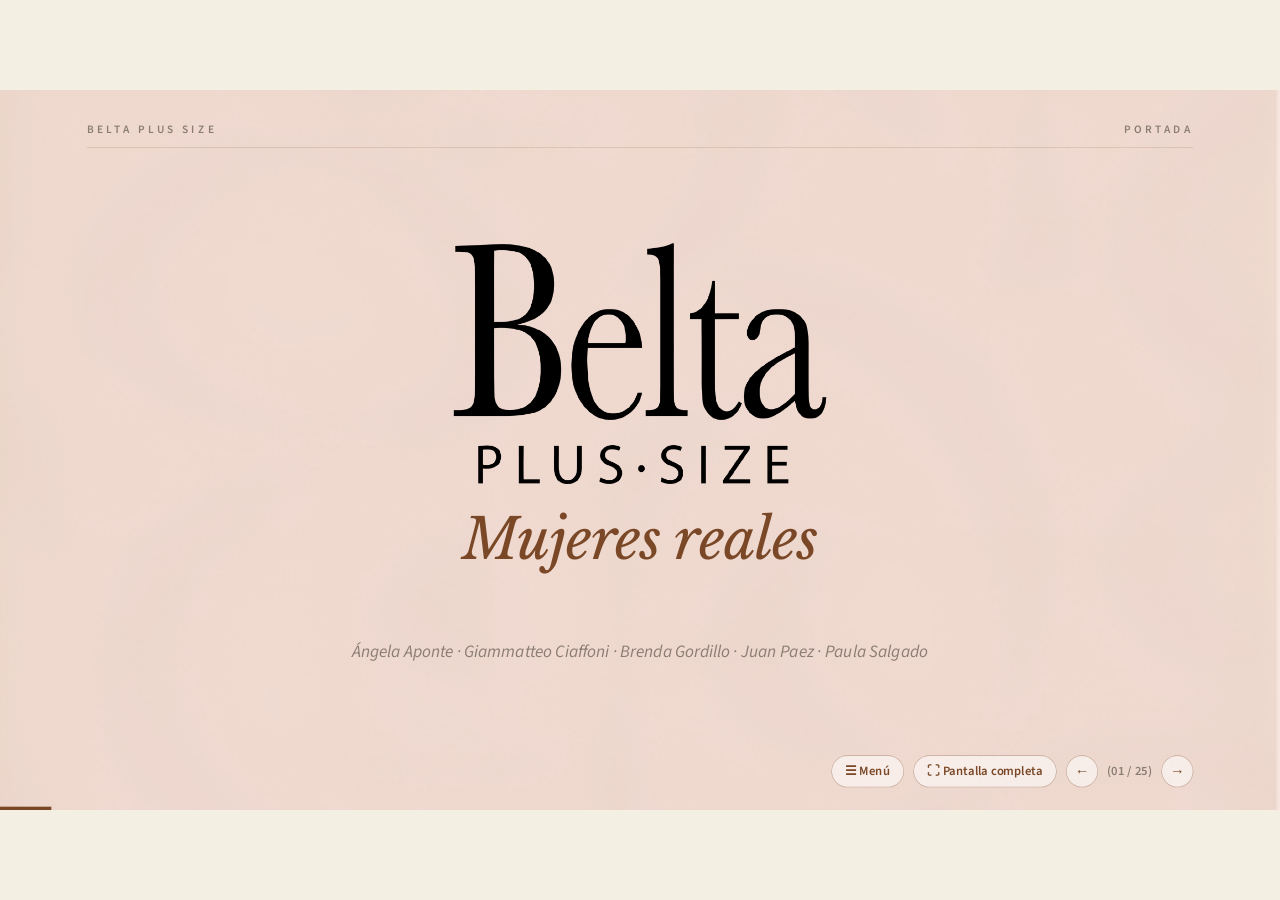
<file: belta/index.html>
<!DOCTYPE html>
<html lang="es"><head><meta charset="utf-8">
<meta name="viewport" content="width=device-width, initial-scale=1, viewport-fit=cover">
<meta name="description" content="Belta Plus Size · Presentación final del Taller Proyectual 2026: estrategia de marca, colección Semilla y Sombra, catálogo, redes sociales y empaque.">
<meta property="og:title" content="Belta Plus Size · Presentación final">
<meta property="og:description" content="Mujeres reales. Estrategia de marca, colección Semilla y Sombra, catálogo, redes y empaque.">
<meta property="og:type" content="website">
<meta name="theme-color" content="#f3efe2">
<link rel="icon" type="image/png" href="favicon.png"><link rel="apple-touch-icon" href="apple-touch-icon.png">
<link rel="preconnect" href="https://fonts.googleapis.com"><link rel="preconnect" href="https://fonts.gstatic.com" crossorigin>
<link rel="preload" as="image" href="assets/logo.png"><link rel="preload" as="image" href="assets/bg.jpg">
<title>Belta Plus Size · Presentación final</title>
<link href="https://fonts.googleapis.com/css2?family=Libre+Baskerville:ital@0;1&family=Source+Sans+3:ital,wght@0,400;0,600;1,400&display=swap" rel="stylesheet">
<style>
:root{--bg:#f3efe2;--pk:#efcbbc;--pk2:#f4ddd8;--ink:#4a3f3a;--mut:#8a7d74;--br:#7a4827;--gr:#889a79;--dg:#1F4A3B;--ac:#a01314;--or:#EE6B1C;--tan:#c89a78;
--serif:"Libre Baskerville",Georgia,serif;--sans:"Myriad Pro","Source Sans 3",Arial,sans-serif}
*{box-sizing:border-box;margin:0}
html,body{height:100%;background:#f3efe2;overflow:hidden;font-family:var(--sans);color:var(--ink)}
#st{position:absolute;left:50%;top:50%;width:1920px;height:1080px;transform-origin:0 0;overflow:hidden;background:var(--bg);}
.s{position:absolute;inset:0;padding:120px 130px 110px;opacity:0;visibility:hidden;transform:translateX(70px);transition:opacity .7s,transform .8s cubic-bezier(.2,.7,.2,1),visibility 0s .8s;background:var(--bg)}
.s::before{content:"";position:absolute;inset:0;background:url(assets/bg.jpg) center/cover;opacity:.55;pointer-events:none}
.s>*{position:relative}
.s.on{opacity:1;visibility:visible;transform:none;transition-delay:0s}
.s.pv{transform:translateX(-70px)}
.pk{background:var(--pk)}.gn{background:var(--gr);color:#fff}.bw{background:var(--br);color:#fff}.gn::before,.bw::before{opacity:.12}
.r{opacity:0;transform:translateY(26px)}
.on .r{opacity:1;transform:none;transition:opacity .9s ease var(--d,0s),transform .9s cubic-bezier(.2,.7,.2,1) var(--d,0s)}
.k{font:600 19px var(--sans);letter-spacing:.32em;text-transform:uppercase;color:var(--ac)}
.gn .k,.bw .k{color:#f3efe2}
h1,h2{font:400 104px/1.05 var(--serif);letter-spacing:-.01em}
h2{font-size:84px}h1 i,h2 i{color:var(--br)}.gn h2 i,.bw h2 i{color:var(--pk)}
h3{font:400 36px/1.2 var(--serif)}
p,li{font-size:31px;line-height:1.5}
.sub{font:italic 30px var(--sans);color:var(--mut)}.bw .sub,.gn .sub{color:#f3efe2cc}
.row{display:flex;gap:56px;align-items:center;height:100%}.col{display:flex;flex-direction:column;gap:26px}
.f1{flex:1}.f2{flex:1.4}
.im{border-radius:200px 200px 24px 24px;object-fit:cover;box-shadow:0 18px 40px #4a3f3a22}
.rm{border-radius:22px;object-fit:cover;box-shadow:0 18px 40px #4a3f3a22}
.ch{display:inline-block;padding:12px 30px;border-radius:40px;background:#fff9;border:1.5px solid #7a482755;font-size:27px;margin:6px 10px 6px 0}
.card{background:#fffb;border-radius:22px;padding:34px 40px;border:1px solid #7a482722}
.card h3{margin-bottom:12px}.card p{font-size:27px;line-height:1.4}
.g2{display:grid;grid-template-columns:1fr 1fr;gap:28px}.g3{display:grid;grid-template-columns:repeat(3,1fr);gap:36px}
.big{font:400 150px/1 var(--serif);color:var(--br)}
.bar{position:absolute;left:0;bottom:0;height:5px;background:var(--br);transition:width .6s}
.hd{position:absolute;left:130px;right:130px;top:48px;display:flex;justify-content:space-between;font:600 17px var(--sans);letter-spacing:.3em;text-transform:uppercase;color:var(--mut);border-bottom:1px solid #7a482733;padding-bottom:14px;z-index:3}
.nv{position:absolute;right:130px;bottom:34px;display:flex;gap:14px;align-items:center;font:600 19px var(--sans);color:var(--mut);z-index:5}
.nv button{width:48px;height:48px;border-radius:50%;border:1.5px solid #7a482766;background:#fff8;color:var(--br);font-size:22px;cursor:pointer}
.nv button:hover{background:var(--br);color:#fff}
.ph{border:2px dashed #7a482766;border-radius:18px;display:flex;align-items:center;justify-content:center;font:italic 26px var(--serif);color:var(--mut);text-align:center;padding:20px}
.rphone{padding:11px;border-radius:50px;background:#141010;box-shadow:0 24px 60px #14101038}.rscreen{position:relative;border-radius:40px;overflow:hidden;background:#222}.rscreen video{width:100%;height:100%;object-fit:cover;display:block}
.snd{position:absolute;right:12px;bottom:12px;font:700 15px var(--sans);background:#141010b3;color:#fff;border:0;border-radius:99px;padding:8px 12px;cursor:pointer}.rcap{position:absolute;left:0;right:0;top:calc(100% + 16px);text-align:center;font-size:21px;color:var(--tx)}
.mcap{font-size:23px;line-height:1.35;color:var(--tx)}.mcap b{color:var(--ink);margin-right:8px}
#mn{position:absolute;inset:0;z-index:20;background:#f3efe2f2;padding:120px 130px;overflow:auto;display:none}#mn.on{display:block}#mn h3{margin-bottom:30px}
#mg{display:grid;grid-template-columns:repeat(3,1fr);gap:14px 40px}.mi{display:flex;gap:22px;align-items:baseline;text-align:left;background:none;border:0;border-bottom:1.5px solid #7a482733;padding:14px 4px;font:400 27px var(--sans);color:var(--ink);cursor:pointer}.mi span{font:400 24px var(--serif);color:var(--br);width:44px}.mi:hover,.mi.a{color:var(--br);background:#fff8}
.nv{z-index:30}.nv button.m{width:auto;border-radius:30px;padding:0 20px;font:600 19px var(--sans)}
.ey{position:absolute;left:0;top:-4px;font-size:19px}</style></head><body>
<div id="st"><div class="hd"><span>Belta Plus Size</span><span id="sec">Taller Proyectual · 2026</span></div>
<div id="mn"><h3>Ir a la diapositiva</h3><div id="mg"></div></div><div class="nv"><button class="m" id="mb">☰ Menú</button><button class="m" id="fb">⛶ Pantalla completa</button><button id="pb" aria-label="Anterior">←</button><span id="ct"></span><button id="nb" aria-label="Siguiente">→</button></div><div class="bar" id="br"></div></div>
<script>
const IM={"taller": "assets/taller.jpg", "mani": "assets/mani.jpg", "b2b": "assets/b2b.jpg", "b2c": "assets/b2c.jpg", "c1": "assets/c1.jpg", "c2": "assets/c2.jpg", "c3": "assets/c3.jpg", "mujer1": "assets/mujer1.jpg", "mujer2": "assets/mujer2.jpg", "ods": "assets/ods.jpg", "proc": "assets/proc.jpg", "res": "assets/res.jpg", "hero": "assets/hero.jpg", "huila": "assets/huila.jpg", "l1": "assets/l1.jpg", "l2": "assets/l2.jpg", "l3": "assets/l3.jpg", "l4": "assets/l4.jpg", "l5": "assets/l5.jpg", "cov": "assets/cov.jpg", "spread": "assets/spread.jpg", "feed": "assets/feed.jpg", "logo": "assets/logo.png", "qr": "assets/qr.png", "bg": "assets/bg.jpg", "car1": "assets/car1.jpg", "car2": "assets/car2.jpg", "car3": "assets/car3.jpg", "car4": "assets/car4.jpg", "po1": "assets/po1.jpg", "po2": "assets/po2.jpg", "po3": "assets/po3.jpg", "po4": "assets/po4.jpg", "po5": "assets/po5.jpg", "pg1": "assets/pg1.jpg", "pg2": "assets/pg2.jpg", "pg3": "assets/pg3.jpg", "pg4": "assets/pg4.jpg", "pg5": "assets/pg5.jpg", "pg6": "assets/pg6.jpg", "id1": "assets/id1.jpg", "id2": "assets/id2.jpg", "id3": "assets/id3.jpg", "id4": "assets/id4.jpg", "v0": "assets/v0.mp4", "v1": "assets/v1.mp4", "v2": "assets/v2.mp4", "v3": "assets/v3.mp4", "v4": "assets/v4.mp4", "tote1": "assets/tote1.jpg", "tote2": "assets/tote2.jpg", "tote3": "assets/tote3.jpg"};
const T=(a,b)=>`<div class="r" style="--d:${b||0}s">${a}</div>`;
const ch=a=>a.map(x=>`<span class="ch">${x}</span>`).join('');
const EY=h=>`<div class="k ey r" style="--d:0s">${h}</div>`;
const TF=(a,d,f)=>`<div class="r" style="flex:${f};--d:${d}s">${a}</div>`;
const A=(h,st,d)=>`<div class="r" style="position:absolute;${st};--d:${d||0}s">${h}</div>`;
const ul=a=>a.map(x=>`<li style="padding:14px 0;border-top:1.5px solid #7a482733;list-style:none;font-size:28px;line-height:1.35">${x}</li>`).join('');
const pill=(t,w)=>`<span class="ch" style="margin:0;background:#7a4827;color:#fff;border:0;font-size:22px;min-width:${w||150}px;text-align:center">${t}</span>`;
const phone=(po,v,cap,w,h)=>`<div class="rphone" style="width:${w}px"><div class="rscreen" style="height:${h}px"><video src="${IM[v]}" poster="${IM[po]}" muted loop playsinline preload="metadata"></video><button class="snd" type="button">🔇 Sonido</button></div><p class="rcap">${cap}</p></div>`;
const car=(k,cap,st)=>A(`<img class="rm" src="${IM[k]}" style="width:100%;height:100%">`,st,.2);
const S=[
["Portada",`<div class="col" style="height:100%;justify-content:center;align-items:center;gap:34px">${T(`<img src="${IM.logo}" style="width:560px">`)}${T('<h1 style="font-size:84px"><i>Mujeres reales</i></h1>',.2)}${T('<p class="sub" style="margin-top:70px;font-size:26px">Ángela Aponte · Giammatteo Ciaffoni · Brenda Gordillo · Juan Paez · Paula Salgado</p>',.4)}</div>`,"pk"],
["Historia de marca",`<div class="row" style="gap:70px;align-items:flex-start;padding-top:20px"><div class="f1 col">${T('<span class="k">Historia de marca</span>')}${T('<h2>Sobre <i>la marca</i></h2>',.1)}${T('<p>Belleza femenina, mujeres reales y confección de calidad. Una marca familiar que vio antes que nadie a la mujer de talla grande.</p>',.25)}</div>${T(`<img class="rm" src="${IM.taller}" style="width:380px;height:450px">`,.3)}${T(`<img class="rm" src="${IM.mani}" style="width:380px;height:450px">`,.4)}</div><div style="position:absolute;left:130px;right:130px;top:690px;display:grid;grid-template-columns:repeat(5,1fr);gap:30px;border-top:2px solid #7a482755">${[['1998','El inicio','Nace con dos máquinas de coser.'],['Primeros años','Ropa infantil y de dama','Confección para toda la familia.'],['El giro','Tallas grandes','Casi ninguna marca ofrecía moda moderna en tallas grandes.'],['Pionera','C.C. El GranSan','Primera marca plus size del sector.'],['Hoy','B2B + B2C','Blusas, chaquetas, pantalones y jeans.']].map((x,i)=>T(`<div style="position:relative;padding-top:40px"><i style="position:absolute;left:0;top:-12px;width:22px;height:22px;border-radius:50%;background:#7a4827;border:4px solid #f3efe2"></i><span class="k" style="font-size:16px">${x[0]}</span><h3 style="font-size:28px;margin:8px 0">${x[1]}</h3><p style="font-size:22px;line-height:1.35">${x[2]}</p></div>`,.12*i+.5)).join('')}</div>`],
["Análisis · DOFA",`<div class="col" style="gap:30px">${T('<span class="k">Análisis</span>')}${T('<h2 style="font-size:64px">Análisis <i>DOFA</i></h2>',.1)}<div style="display:grid;grid-template-columns:repeat(4,1fr);gap:28px">${[['D','Debilidades','¿Qué nos falta?',['Capacidad de producción pequeña.','Falta de estructura organizacional.'],'#efcbbc','#000'],['O','Oportunidades','¿Dónde podemos crecer?',['Un mercado desatendido.','Capacidad de respuesta rápida.','Producir más para satisfacer la demanda.'],'#f4ddd8','#000'],['F','Fortalezas','¿Qué nos hace fuertes?',['Precios competitivos de fábrica.','Buena reputación de marca.','Buena relación B2B.'],'#ffffff','#000'],['A','Amenazas','¿Qué está en juego?',['Plataformas chinas: Shein y Temu.','Competencia desleal: copia de diseño.'],'#000000','#fff']].map((x,i)=>T(`<div style="background:${x[4]};color:${x[5]};border-radius:22px;border:1px solid #0002;padding:30px 34px;height:610px;display:flex;flex-direction:column;justify-content:center"><div style="font:400 170px/1 var(--serif);opacity:.9">${x[0]}</div><h3 style="font-size:34px;margin-top:6px">${x[1]}</h3><p style="font:italic 22px var(--sans);opacity:.7;margin:4px 0 14px">${x[2]}</p>${x[3].map(y=>`<p style="font-size:23px;line-height:1.3;padding:9px 0;border-top:1.5px solid ${x[5]==='#fff'?'#fff4':'#0003'}">${y}</p>`).join('')}</div>`,.14*i+.25)).join('')}</div></div>`],
["Mercado y competencia",`<div class="col" style="gap:28px">${T('<span class="k">Análisis</span>')}${T('<h2 style="font-size:64px">Mercado <i>y competencia</i></h2>',.1)}<div style="display:grid;grid-template-columns:1fr 1fr 1.15fr;gap:30px">${[['B2B · Por mayor','Marcas y emprendimientos','Revenden las prendas Belta. Relación sólida y precio de fábrica.','b2b'],['B2C · Al detal','Mujeres de talla grande','Compran por redes y WhatsApp. Preguntan tallas, precio y tela.','b2c']].map((x,i)=>T(`<div class="card" style="padding:0;overflow:hidden;height:640px"><img src="${IM[x[3]]}" style="width:100%;height:260px;object-fit:cover"><div style="padding:26px 32px"><span class="k" style="font-size:16px">${x[0]}</span><h3 style="font-size:32px;margin:8px 0">${x[1]}</h3><p style="font-size:24px;line-height:1.4">${x[2]}</p></div></div>`,.15*i+.25)).join('')}${T(`<div class="card" style="height:640px"><span class="k" style="font-size:16px">Competencia</span>${[['Moda Anturi','c1'],['Tiamo','c2'],['Azierto','c3']].map(x=>`<div style="display:flex;gap:22px;align-items:center;margin-top:20px"><img src="${IM[x[1]]}" style="width:92px;height:92px;border-radius:50%;object-fit:cover"><h3 style="font-size:32px">${x[0]}</h3></div>`).join('')}<p class="sub" style="font-size:22px;margin-top:26px">+ Shein y Temu en precio y volumen.</p></div>`,.45)}</div></div>`],
["Mujer Belta",`<div class="row" style="gap:70px"><div class="f2 col" style="gap:22px">${EY('Análisis')}${T('<h2 style="font-size:78px">Mujer <i>Belta</i></h2>',.1)}${T(ch(['Real','Moderna','Segura','Libre','Empoderada']),.2)}${[['Busca','Sentirse representada, segura y libre de expresar su estilo.'],['Necesita','Tallas claras y saber qué tela compra.'],['Rechaza','Lo genérico, las tallas que limitan y las sorpresas al recibir.']].map((x,i)=>T(`<div class="card" style="padding:22px 34px;display:flex;gap:30px;align-items:baseline"><span class="k" style="width:170px;font-size:17px">${x[0]}</span><p style="font-size:26px">${x[1]}</p></div>`,.12*i+.35)).join('')}</div>${T(`<img class="rm" src="${IM.mujer1}" style="width:330px;height:720px;object-position:50% 20%">`,.3)}${T(`<img class="rm" src="${IM.mujer2}" style="width:330px;height:720px">`,.45)}</div>`],
["Identidad visual",`<div class="col" style="gap:34px">${T('<span class="k">Identidad visual</span>')}${T('<h2 style="font-size:66px">Colores <i>y fotografía</i></h2>',.1)}<div style="display:grid;grid-template-columns:repeat(4,1fr);gap:26px">${[['Blush','#EFCBBC','#000'],['Rosa','#F4DDD8','#000'],['Blanco','#FFFFFF','#000'],['Negro','#000000','#fff']].map((x,i)=>T(`<div style="height:190px;border-radius:22px;background:${x[1]};color:${x[2]};border:1px solid #0002;padding:24px 28px;display:flex;flex-direction:column;justify-content:flex-end"><b style="font-size:26px">${x[0]}</b><span style="font-size:20px;opacity:.75;letter-spacing:.06em">${x[1]}</span></div>`,.1*i+.2)).join('')}</div><div style="display:grid;grid-template-columns:repeat(4,1fr);gap:26px">${['id1','id2','id3','id4'].map((k,i)=>T(`<img class="rm" src="${IM[k]}" style="width:100%;height:400px;object-position:50% 20%">`,.1*i+.5)).join('')}</div></div>`],
["Identidad verbal",`<div class="col" style="gap:30px">${T('<span class="k">Identidad verbal</span>')}${T('<h2 style="font-size:66px">Cómo <i>habla</i> Belta</h2>',.1)}<div class="g2" style="gap:30px">${T(`<div class="card" style="height:300px"><span class="k" style="font-size:16px">Personalidad</span><div style="margin-top:26px">${ch(['Experta','Cercana','Cálida','Segura','Natural'])}</div></div>`,.25)}${T(`<div class="card" style="height:300px"><span class="k" style="font-size:16px">Tono</span><p style="font-size:26px;margin:14px 0 8px">Belta debe comunicar desde la experiencia y la confianza, pero sin perder la cercanía.</p><div>${ch(['Cercano','Seguro','Actual','Inspirador'])}</div></div>`,.4)}</div>${T(`<div class="card" style="background:#7a4827;color:#fff;border:0;padding:44px 56px"><span class="k" style="font-size:16px;color:#f3efe2">Hallazgo</span><p style="font:italic 40px/1.3 var(--serif);margin-top:14px">Belta busca hablarle a una mujer que quiere sentirse representada, segura y libre de expresar su propio estilo.</p></div>`,.55)}</div>`],
["Sostenibilidad e impacto",`<div class="row" style="gap:80px"><div class="f1 col" style="gap:24px">${EY('Sostenibilidad e impacto')}${T('<h2 style="font-size:72px">Belta también <i>genera impacto</i></h2>',.1)}${T('<p class="sub">Una marca que crece con su comunidad y aprovecha cada corte de tela.</p>',.25)}${T('<div class="card"><span class="k" style="font-size:16px">ODS 8 · Trabajo decente</span><p style="font-size:25px;margin-top:8px">Satélites de confección liderados por madres cabeza de hogar: más capacidad productiva y empleo con propósito.</p></div>',.4)}${T('<div class="card"><span class="k" style="font-size:16px">ODS 12 · Producción responsable</span><p style="font-size:25px;margin-top:8px">Economía circular: los retazos de cada corte se convierten en accesorios.</p></div>',.55)}</div>${T(`<img class="rm" src="${IM.ods}" style="width:700px;height:760px">`,.3)}</div>`],
["Estrategias",`<div class="row" style="gap:100px"><div class="f1 col" style="gap:20px">${T('<p class="sub" style="font:italic 54px var(--serif);color:var(--ink)">Desarrollo de</p>')}${T('<h1 style="font-size:150px"><i>Estrategias</i></h1>',.15)}</div><div class="f1 col" style="gap:0">${['Gráfica complementaria','Colección','Catálogo','Redes sociales','Empaque'].map((x,i)=>T(`<div style="display:flex;gap:34px;align-items:baseline;border-bottom:1.5px solid #7a482744;padding:22px 0"><span style="font:400 38px var(--serif);color:var(--br)">0${i+1}</span><span style="font-size:36px">${x}</span></div>`,.12*i+.3)).join('')}</div></div>`,"pk"],
["Gráfica complementaria",`<div class="col" style="height:100%;justify-content:space-between;padding-top:58px">${EY('01 · Gráfica complementaria')}<div class="col" style="gap:18px">${T('<h2 style="font-size:78px">Del logotipo <i>al patrón</i></h2>',.1)}${T('<p style="max-width:900px">Formas extraídas del logotipo. Se usa en el empaque, el catálogo y la página web.</p>',.25)}</div><div style="display:grid;grid-template-columns:1fr 1fr;gap:40px">${[['Proceso','proc'],['Resultado','res']].map((x,i)=>T(`<div><span class="k" style="font-size:16px">${x[0]}</span><img class="rm" src="${IM[x[1]]}" style="width:100%;height:470px;margin-top:14px;object-fit:cover"></div>`,.3+.15*i)).join('')}</div></div>`],
["Colección",`<div class="row" style="gap:80px"><div class="f1 col" style="gap:22px">${EY('Otoño · Invierno 2027/28 · 14 looks')}${T('<h1 style="font-size:124px">Semilla<br><i>y Sombra</i></h1>',.15)}${T('<p style="font:italic 44px var(--serif);color:var(--br)">Raíces que visten tu historia</p>',.3)}</div>${T(`<img class="rm" src="${IM.hero}" style="width:900px;height:640px">`,.25)}</div>`],
["Inspiración",`<div class="row" style="gap:70px"><img class="rm r" src="${IM.huila}" style="width:880px;height:720px"><div class="f1 col" style="gap:26px">${EY('El origen · Huila, Colombia')}${T('<h2>Inspiración</h2>',.1)}${T('<p>En el Huila, el café crece bajo la sombra del guamo. El guamo protege al café mientras madura. Belta acompaña a la mujer mientras florece a su manera.</p>',.25)}${T('<p class="sub" style="font-family:var(--serif);color:var(--br);font-size:38px">Vestir también es cultivar.</p>',.4)}</div></div>`],
["Paleta de color",`<div class="col" style="gap:30px">${T('<span class="k">Inspirada en el café y la tierra del Huila</span>')}${T('<h2 style="font-size:70px"><i>Paleta</i> de color</h2>',.1)}<div style="display:flex;gap:30px">${[['Del grano',[['Vino','#700D0C'],['Rojo','#A01314']]],['Del atardecer',[['Naranja','#EE6B1C'],['Dorado','#FFC01B']]],['Del cafetal',[['Oliva','#5A4C08'],['Salvia','#889A79'],['Bosque','#1F4A3B']]],['De la tierra',[['Cacao','#7A4827'],['Arena','#C89A78'],['Crudo','#F3EFE2']]]].map((g,i)=>TF(`<div><div style="display:flex;gap:12px">${g[1].map(x=>`<div style="flex:1;height:520px;border-radius:22px;background:${x[1]};border:1px solid #0002;display:flex;flex-direction:column;justify-content:flex-end;padding:16px;color:${['Dorado','Arena','Crudo','Salvia'].includes(x[0])?'#2b2420':'#fff'}"><b style="font-size:22px">${x[0]}</b><span style="font-size:15px;opacity:.8">${x[1]}</span></div>`).join('')}</div><p style="font:italic 30px var(--serif);margin-top:22px;color:var(--tx)">${g[0]}</p></div>`,.15*i+.2,g[1].length)).join('')}</div></div>`],
["Looks de la colección",`<div class="col" style="gap:26px;height:100%">${T('<span class="k">14 looks</span>')}${T('<h2 style="font-size:72px">Looks <i>de la colección</i></h2>',.1)}<div style="display:flex;justify-content:space-between;align-items:flex-start">${['l1','l2','l3','l4','l5'].map((k,i)=>T(`<img class="rm" src="${IM[k]}" style="height:640px;width:auto">`,.12*i+.25)).join('')}</div></div>`],
["Catálogo",`<div class="row" style="gap:70px">${EY('03 · Catálogo · 36 páginas')}<div class="col" style="width:520px;gap:22px;flex:none">${T('<h2 style="font-size:84px">Catálogo</h2>',.1)}${T('<div>'+ul(['Fotografía real de cada prenda','Descripción y colores disponibles','Tabla de tallas con medidas','Telas y detalles de cerca'])+'</div>',.25)}${T(`<div style="display:flex;gap:22px;align-items:center;margin-top:14px"><img src="${IM.qr}" style="width:150px;border-radius:12px;background:#fff;padding:8px"><p style="font-size:24px"><span class="k" style="display:block;font-size:16px">Catálogo digital</span>Escanea el código para ver el flipbook.</p></div>`,.45)}</div><div style="display:flex;gap:30px;align-items:center;justify-content:center;flex:1">${T(`<img class="rm" src="${IM.cov}" style="height:450px;width:auto">`,.3)}${T(`<img class="rm" src="${IM.spread}" style="height:450px;width:auto">`,.45)}</div></div>`],
["Páginas interiores",`<div class="col" style="gap:22px;justify-content:center;align-items:center;height:100%">${EY('03 · Catálogo')}${T('<h2 style="font-size:56px">Páginas <i>interiores</i></h2>',.1)}<div style="display:grid;grid-template-columns:repeat(3,1fr);gap:20px 36px;width:1240px">${[['pg1','Historia de la colección','De dónde nace Semilla y Sombra'],['pg2','Ficha de cada prenda','Foto real, descripción, tallas y colores'],['pg3','Telas y detalles','Qué tela es y cómo se siente'],['pg4','Paleta de la colección','Los colores del café y la tierra'],['pg5','Combina y elige tu talla','Outfits y tabla de medidas S a XXL'],['pg6','Mujeres reales','La prenda puesta, en contexto']].map((x,i)=>T(`<div><img class="rm" src="${IM[x[0]]}" style="width:100%;aspect-ratio:1.414;border-radius:10px"><b style="display:block;font-size:21px;margin-top:8px">${x[1]}</b><span style="font-size:17px;color:var(--mut)">${x[2]}</span></div>`,.1*i+.2)).join('')}</div></div>`],
];
const fase=(n,sem,t,obj,items)=>[`Redes · Fase ${n}`,`<div class="row" style="gap:80px;align-items:center"><div class="f1 col" style="gap:24px">${EY(`04 · Redes sociales · Fase ${n} · ${sem}`)}${T(`<h2 style="font-size:78px">${t}</h2>`,.1)}${T(`<p>${obj}</p>`,.25)}</div><div class="f2 col" style="gap:20px">${T('<span class="k" style="color:var(--mut)">Parrilla de contenido</span>',.3)}${items.map((r,i)=>T(`<div class="card" style="display:flex;gap:30px;align-items:center;padding:24px 34px">${pill(r[1])}<div><p style="font-size:21px;color:var(--mut);line-height:1.2">${r[0]}</p><h3 style="font-size:30px;margin-top:4px;line-height:1.2">${r[2]}</h3></div></div>`,.12*i+.4)).join('')}</div></div>`];
const cap=(b,t)=>`<p class="mcap"><b>${b}</b> ${t}</p>`;
S.push(
fase(1,'Semanas 1–2','Previa <i>de la colección</i>','Generar expectativa: raíces, origen y storytelling, sin revelar todavía las prendas.',[['Semana 1','Carrusel','“Semilla y Sombra”: detalles, raíces y naturaleza'],['Semana 2 · Lunes','Reel','Doña Elsa, Semilla y Sombra'],['Semana 2 · Domingo','Reel','Teaser y cuenta regresiva']]),
["Previa · carrusel y reels",car('car1','','left:130px;top:240px;width:1000px;height:562px')+A(cap('Carrusel · Semana 1','Presenta Semilla y Sombra sin revelar las prendas.'),'left:130px;top:822px;width:1000px',.3)+A(phone('po1','v0','Reel · Doña Elsa',316,540),'left:1150px;top:240px',.3)+A(phone('po2','v1','Reel · Teaser y cuenta regresiva',316,540),'left:1474px;top:240px',.45)],
fase(2,'Semanas 3–4','Lanzamiento <i>de la colección</i>','Lanzar Semilla y Sombra y vender: cada prenda con nombre e historia, y el catálogo directo a WhatsApp.',[['Semana 3 · Lunes','Reel','Lanzamiento oficial, Día D'],['Semanas 3–4','Carrusel','“Cada prenda tiene una historia”'],['Semanas 3–4','Carrusel','“Combina los tonos”'],['Semanas 3–4','Historias','Catálogo flash con enlace a WhatsApp (B2B y B2C)']]),
["Lanzamiento · carruseles y reel",car('car2','','left:130px;top:150px;width:800px;height:450px')+A(cap('Carrusel','“Cada prenda tiene una historia”'),'left:960px;top:340px;width:300px',.3)+car('car3','','left:130px;top:630px;width:800px;height:450px'.replace('top:630px','top:620px').replace('height:450px','height:330px'))+A(cap('Carrusel','“Combina los tonos”'),'left:960px;top:760px;width:300px',.4)+A(phone('po3','v2','Reel · Lanzamiento oficial, Día D',420,720),'left:1370px;top:150px',.3)],
fase(3,'Semanas 5–6','Después <i>del lanzamiento</i>','Dar confianza: resolver tallas, mostrar cómo llega el pedido y cerrar el ciclo.',[['Semana 5','Reel','Tu talla ideal: cómo tomar tus medidas'],['Semanas 5–6','Carrusel','“Guía de tallas”'],['Semana 6 · Lunes','Reel','La experiencia de un pedido']]),
["Después · carrusel y reels",car('car4','','left:130px;top:240px;width:1000px;height:562px')+A(cap('Carrusel','“Guía de tallas”: cómo elegir tu talla.'),'left:130px;top:822px;width:1000px',.3)+A(phone('po4','v3','Reel · Tu talla ideal',316,540),'left:1150px;top:240px',.3)+A(phone('po5','v4','Reel · La experiencia de un pedido',316,540),'left:1474px;top:240px',.45)],
["Perfil de Instagram",`<div class="col" style="gap:28px">${T('<span class="k">04 · Redes sociales · Perfil</span>')}${T('<h2 style="font-size:66px">Así se ve la cuenta: <i>perfil de Instagram</i></h2>',.1)}${T(`<img class="rm" src="${IM.feed}" style="width:100%;height:600px;object-fit:cover">`,.25)}${T('<p class="sub" style="font-size:26px">Biografía clara, historias destacadas y un feed con la identidad de la colección.</p>',.4)}</div>`],
["Empaque",`<div class="row" style="gap:60px;align-items:center"><div class="col" style="width:470px;flex:none;gap:22px">${EY('05 · Empaque · Experiencia física de marca')}${T('<h2 style="font-size:68px">Una bolsa que <i>sigue contigo</i></h2>',.1)}${T('<p style="font-size:27px">Tote rosa con el patrón de la marca: la clienta recibe su pedido en una bolsa que puede seguir usando.</p>',.25)}</div><div style="display:flex;gap:28px;justify-content:flex-end;flex:1">${[['tote1','Patrón en franjas'],['tote2','Patrón completo'],['tote3','Patrón en los bordes']].map((x,i)=>T(`<figure style="margin:0"><img class="rm" src="${IM[x[0]]}" style="height:500px;width:auto;object-fit:contain;background:#fff;display:block"><figcaption style="font:italic 24px var(--serif);color:var(--br);margin-top:16px;text-align:center">${x[1]}</figcaption></figure>`,.3+.12*i)).join('')}</div></div>`],
["Gracias",`<div class="col" style="height:100%;justify-content:center;align-items:center;gap:34px">${T(`<img src="${IM.logo}" style="width:500px">`)}${T('<h1 style="font-size:84px"><i>Mujeres reales.</i></h1>',.2)}${T('<p class="sub" style="font-size:34px">Estilo sin límites. Gracias.</p>',.4)}</div>`,"pk"]);
const st=document.getElementById('st');
S.forEach((x,i)=>{const d=document.createElement('section');d.className='s '+(x[2]||'');d.innerHTML=x[1];st.insertBefore(d,st.firstChild)});
const sl=[...st.querySelectorAll('.s')].reverse();let n=0;
function go(i,u){n=Math.max(0,Math.min(sl.length-1,i));sl.forEach((s,k)=>{s.classList.toggle('on',k===n);s.classList.toggle('pv',k<n)});
document.getElementById('ct').textContent='('+String(n+1).padStart(2,'0')+' / '+sl.length+')';document.getElementById('sec').textContent=S[n][0];
document.getElementById('br').style.width=((n+1)/sl.length*100)+'%';if(!u)try{history.replaceState(null,'','#s'+(n+1))}catch(e){}}
function fit2(){const k=Math.min(innerWidth/1920,innerHeight/1080);st.style.left=(innerWidth-1920*k)/2+'px';st.style.top=(innerHeight-1080*k)/2+'px';st.style.transform=`scale(${k})`}
addEventListener('resize',fit2);fit2();
document.getElementById('nb').onclick=()=>go(n+1);document.getElementById('pb').onclick=()=>go(n-1);
addEventListener('keydown',e=>{if(['ArrowRight','PageDown',' '].includes(e.key))go(n+1);if(['ArrowLeft','PageUp'].includes(e.key))go(n-1);if(e.key==='Home')go(0);if(e.key==='End')go(sl.length-1);if(e.key==='f')document.fullscreenElement?document.exitFullscreen():document.documentElement.requestFullscreen()});
let x0=null;addEventListener('touchstart',e=>x0=e.touches[0].clientX);addEventListener('touchend',e=>{if(x0===null)return;const d=e.changedTouches[0].clientX-x0;if(Math.abs(d)>50)go(n+(d<0?1:-1));x0=null});
addEventListener('hashchange',()=>{const m=/^#s(\d+)$/.exec(location.hash);if(m)go(+m[1]-1,1)});
const m=/^#s(\d+)$/.exec(location.hash);go(m?+m[1]-1:0,1);

const mg=document.getElementById('mg'),mn=document.getElementById('mn');
S.forEach((x,i)=>{const b=document.createElement('button');b.className='mi';b.innerHTML='<span>'+String(i+1).padStart(2,'0')+'</span>'+x[0];b.onclick=()=>{mn.classList.remove('on');go(i)};mg.appendChild(b)});
document.getElementById('mb').onclick=()=>mn.classList.toggle('on');
addEventListener('keydown',e=>{if(e.key==='m'||e.key==='M')mn.classList.toggle('on');if(e.key==='Escape')mn.classList.remove('on')});
document.querySelectorAll('.snd').forEach(b=>b.onclick=()=>{const v=b.parentNode.querySelector('video');v.muted=!v.muted;b.textContent=v.muted?'🔇 Sonido':'🔊 Sonido'});
function vids(){sl.forEach((s,k)=>s.querySelectorAll('video').forEach(v=>{if(k===n){v.play().catch(()=>{})}else{v.pause();v.muted=true}}));[...mg.children].forEach((b,k)=>b.classList.toggle('a',k===n))}
const _go=go;go=function(i,u){_go(i,u);vids()};
const m2=/^#s(\d+)$/.exec(location.hash);go(m2?+m2[1]-1:0,1);
let fsd=0;const tf=()=>document.fullscreenElement?document.exitFullscreen():document.documentElement.requestFullscreen().catch(()=>{});
document.getElementById('fb').onclick=()=>{fsd=1;tf()};
function fs1(e){if(!fsd&&!document.fullscreenElement&&!(e.target.closest&&e.target.closest('#mn'))){fsd=1;document.documentElement.requestFullscreen().catch(()=>{})}}
addEventListener('click',fs1);addEventListener('keydown',fs1);
addEventListener("load",()=>{Object.values(IM).filter(u=>!u.endsWith(".mp4")).forEach(u=>{const i=new Image();i.decoding="async";i.src=u})});
</script></body></html>
</file>
